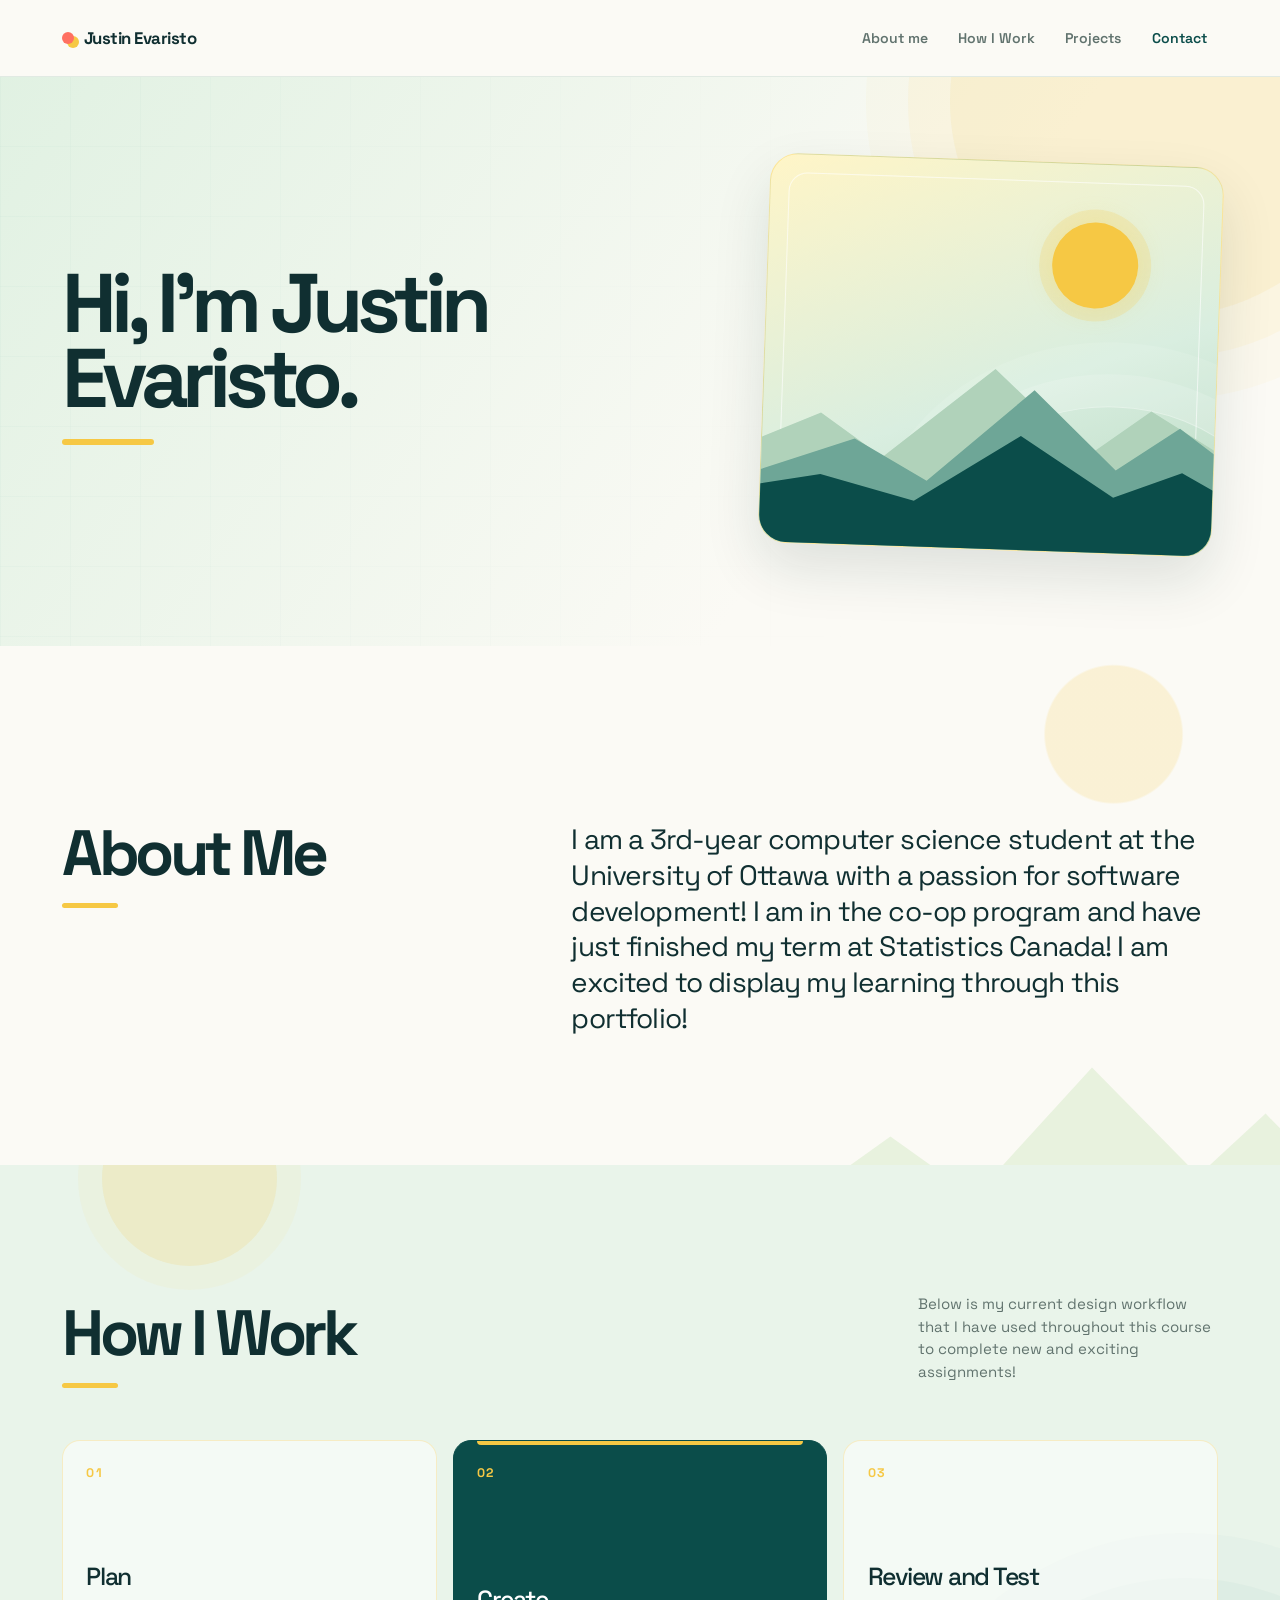
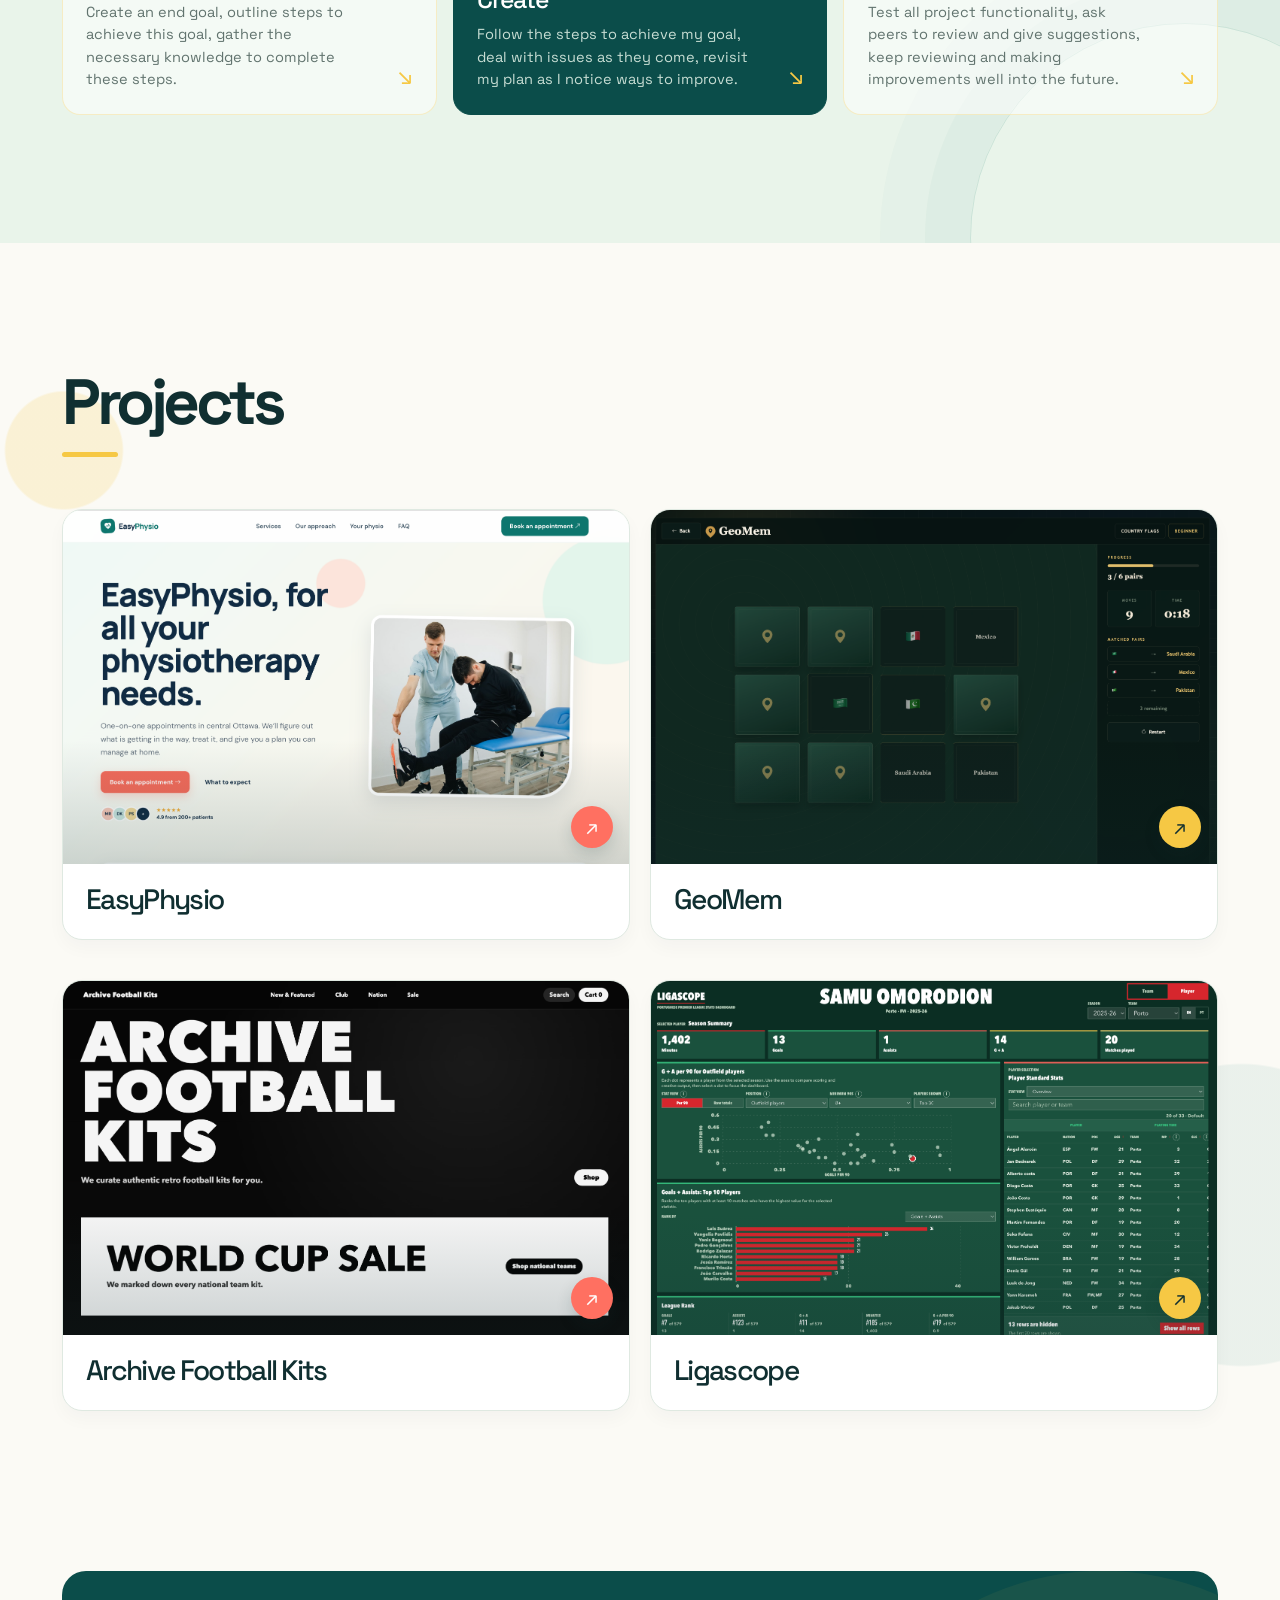
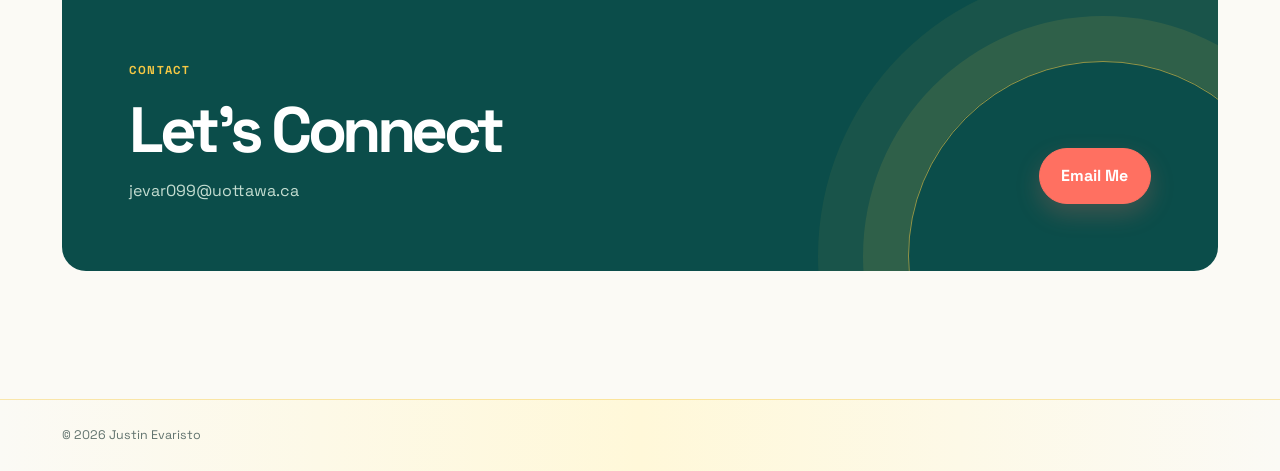
<file: index.html>
<!doctype html>
<html lang="en">
  <head>
    <meta charset="utf-8">
    <meta name="viewport" content="width=device-width, initial-scale=1">
    <meta name="description" content="Justin Evaristo's computer science and interface design portfolio.">
    <title>Justin Evaristo | Portfolio</title>
    <link href="https://cdn.jsdelivr.net/npm/bootstrap@5.3.3/dist/css/bootstrap.min.css" rel="stylesheet">
    <link rel="stylesheet" href="./style.css">
  </head>
  <body>
    <nav class="navbar navbar-expand-md navbar-light fixed-top" aria-label="Primary navigation">
      <div class="container nav-shell">
        <a class="navbar-brand" href="index.html" aria-label="Justin Evaristo home">
          <span class="brand-dot" aria-hidden="true"></span>
          Justin Evaristo
        </a>
        <button class="navbar-toggler" type="button" data-bs-toggle="collapse" data-bs-target="#mainNav" aria-controls="mainNav" aria-expanded="false" aria-label="Toggle navigation">
          <span class="navbar-toggler-icon"></span>
        </button>
        <div class="collapse navbar-collapse" id="mainNav">
          <ul class="navbar-nav ms-auto align-items-md-center gap-md-2">
            <li class="nav-item">
              <a class="nav-link" href="#about">About me</a>
            </li>
            <li class="nav-item">
              <a class="nav-link" href="#how-i-work">How I Work</a>
            </li>
            <li class="nav-item">
              <a class="nav-link" href="#projects">Projects</a>
            </li>
            <li class="nav-item">
              <a class="nav-link nav-contact-link" href="#contact">Contact</a>
            </li>
          </ul>
        </div>
      </div>
    </nav>

    <header class="hero">
      <div class="container hero-shell">
        <div class="row align-items-center g-5">
          <div class="col-lg-7">
            <h1>Hi, I'm Justin Evaristo.</h1>
          </div>
          <div class="col-lg-5">
            <div class="hero-mountain-stage" aria-hidden="true">
              <span class="mountain-sun"></span>
              <span class="mountain mountain-back"></span>
              <span class="mountain mountain-middle"></span>
              <span class="mountain mountain-front"></span>
            </div>
          </div>
        </div>
      </div>
    </header>

    <main>
      <section id="about" class="section section-about">
        <div class="container">
          <div class="section-intro row g-5 align-items-start">
            <div class="col-lg-4">
              <h2>About Me</h2>
            </div>
            <div class="col-lg-7 offset-lg-1">
              <p class="section-lead">I am a 3rd-year computer science student at the University of Ottawa with a passion for software development! I am in the co-op program and have just finished my term at Statistics Canada! I am excited to display my learning through this portfolio!</p>
            </div>
          </div>
        </div>
      </section>

      <section id="how-i-work" class="section section-soft">
        <div class="container">
          <div class="section-heading-row">
            <div>
              <h2>How I Work</h2>
            </div>
            <p class="section-heading-note">Below is my current design workflow that I have used throughout this course to complete new and exciting assignments!</p>
          </div>

          <div class="process-grid">
            <article class="process-card">
              <div class="process-number">01</div>
              <div>
                <h3>Plan</h3>
                <p>Create an end goal, outline steps to achieve this goal, gather the necessary knowledge to complete these steps.</p>
              </div>
              <span class="process-arrow" aria-hidden="true">↘</span>
            </article>
            <article class="process-card process-card-accent">
              <div class="process-number">02</div>
              <div>
                <h3>Create</h3>
                <p>Follow the steps to achieve my goal, deal with issues as they come, revisit my plan as I notice ways to improve.</p>
              </div>
              <span class="process-arrow" aria-hidden="true">↘</span>
            </article>
            <article class="process-card">
              <div class="process-number">03</div>
              <div>
                <h3>Review and Test</h3>
                <p>Test all project functionality, ask peers to review and give suggestions, keep reviewing and making improvements well into the future.</p>
              </div>
              <span class="process-arrow" aria-hidden="true">↘</span>
            </article>
          </div>
        </div>
      </section>

      <section id="projects" class="section section-projects">
        <div class="container">
          <div class="section-heading-row projects-heading">
            <div>
              <h2>Projects</h2>
            </div>
          </div>

          <div class="projects-grid">
            <a class="project-card" href="https://seg-3125-a2-sigma.vercel.app/" target="_blank" rel="noreferrer">
              <div class="project-image-wrap">
                <img src="images/easyphysio.png" alt="EasyPhysio website preview">
                <span class="project-arrow" aria-hidden="true">↗</span>
              </div>
              <div class="project-card-body"><h3>EasyPhysio</h3></div>
            </a>
            <a class="project-card" href="https://geomem.vercel.app/" target="_blank" rel="noreferrer">
              <div class="project-image-wrap">
                <img src="images/geomem.png" alt="GeoMem game preview">
                <span class="project-arrow" aria-hidden="true">↗</span>
              </div>
              <div class="project-card-body"><h3>GeoMem</h3></div>
            </a>
            <a class="project-card" href="https://archive-football-kits.vercel.app/" target="_blank" rel="noreferrer">
              <div class="project-image-wrap">
                <img src="images/archive-football-kits.png" alt="Archive Football Kits website preview">
                <span class="project-arrow" aria-hidden="true">↗</span>
              </div>
              <div class="project-card-body"><h3>Archive Football Kits</h3></div>
            </a>
            <a class="project-card" href="https://liga-scope.vercel.app/" target="_blank" rel="noreferrer">
              <div class="project-image-wrap">
                <img src="images/ligascope.png" alt="Ligascope dashboard preview">
                <span class="project-arrow" aria-hidden="true">↗</span>
              </div>
              <div class="project-card-body"><h3>Ligascope</h3></div>
            </a>
          </div>
        </div>
      </section>

      <section id="contact" class="section section-contact">
        <div class="container">
          <div class="contact-panel">
            <div>
              <p class="eyebrow eyebrow-light">Contact</p>
              <h2>Let's Connect</h2>
              <p>jevar099@uottawa.ca</p>
            </div>
            <a class="btn btn-coral" href="mailto:jevar099@uottawa.ca">Email Me</a>
          </div>
        </div>
      </section>
    </main>

    <footer class="footer">
      <div class="container d-flex flex-column flex-md-row justify-content-between align-items-md-center gap-2">
        <p class="mb-0">&copy; 2026 Justin Evaristo</p>
      </div>
    </footer>

    <script src="https://cdn.jsdelivr.net/npm/bootstrap@5.3.3/dist/js/bootstrap.bundle.min.js"></script>
  </body>
</html>
</file>
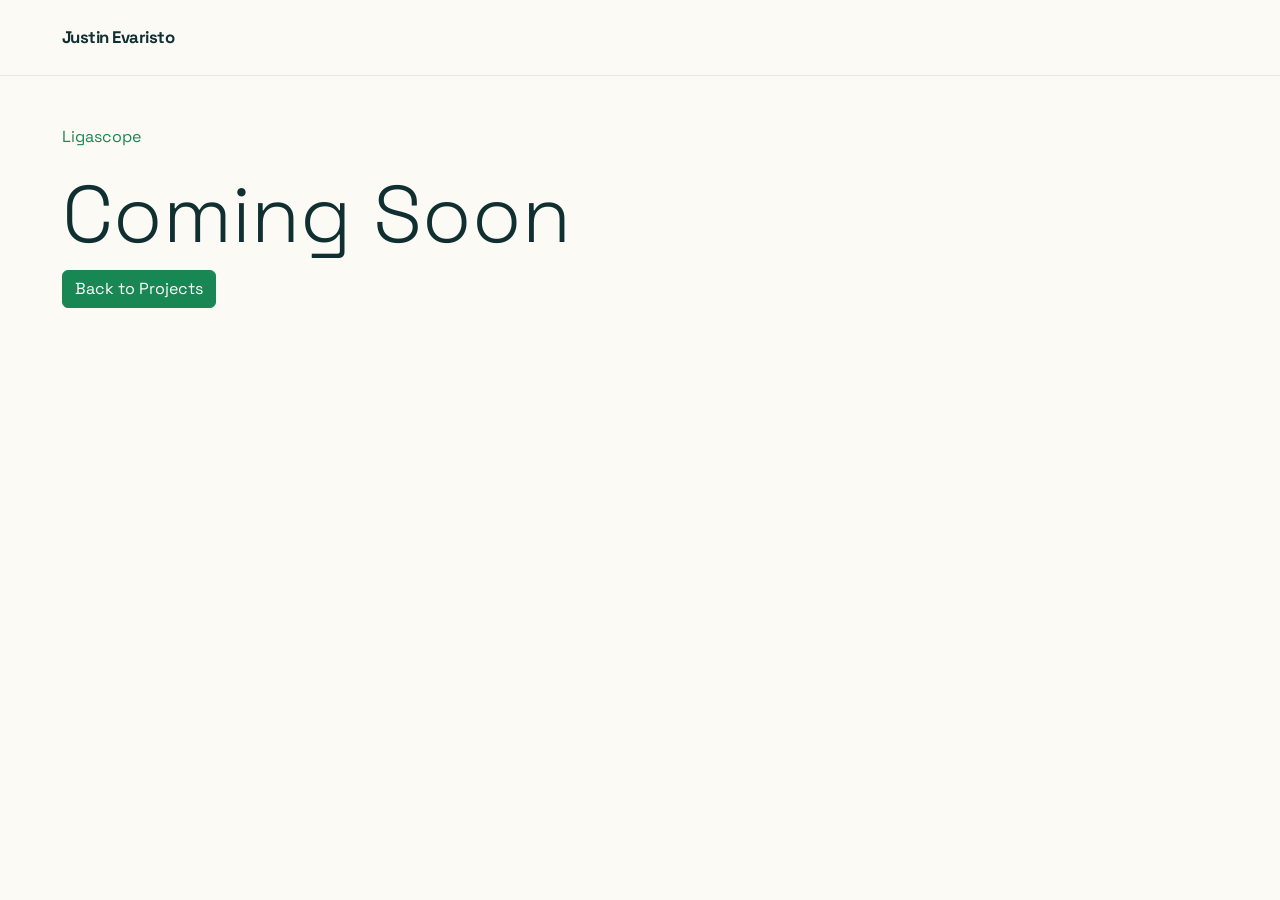
<file: project-four.html>
<!doctype html>
<html lang="en">
  <head>
    <meta charset="utf-8">
    <meta name="viewport" content="width=device-width, initial-scale=1">
    <title>Ligascope</title>
    <link href="https://cdn.jsdelivr.net/npm/bootstrap@5.3.3/dist/css/bootstrap.min.css" rel="stylesheet">
    <link rel="stylesheet" href="style.css">
  </head>
  <body>
    <nav class="navbar navbar-light fixed-top">
      <div class="container">
        <a class="navbar-brand" href="index.html">Justin Evaristo</a>
      </div>
    </nav>

    <main id="coming-soon" class="p-5">
      <div class="container">
        <p class="text-success">Ligascope</p>
        <h1 class="display-1">Coming Soon</h1>
        <a class="btn btn-success" href="index.html#projects">Back to Projects</a>
      </div>
    </main>

    <script src="https://cdn.jsdelivr.net/npm/bootstrap@5.3.3/dist/js/bootstrap.bundle.min.js"></script>
  </body>
</html>
</file>
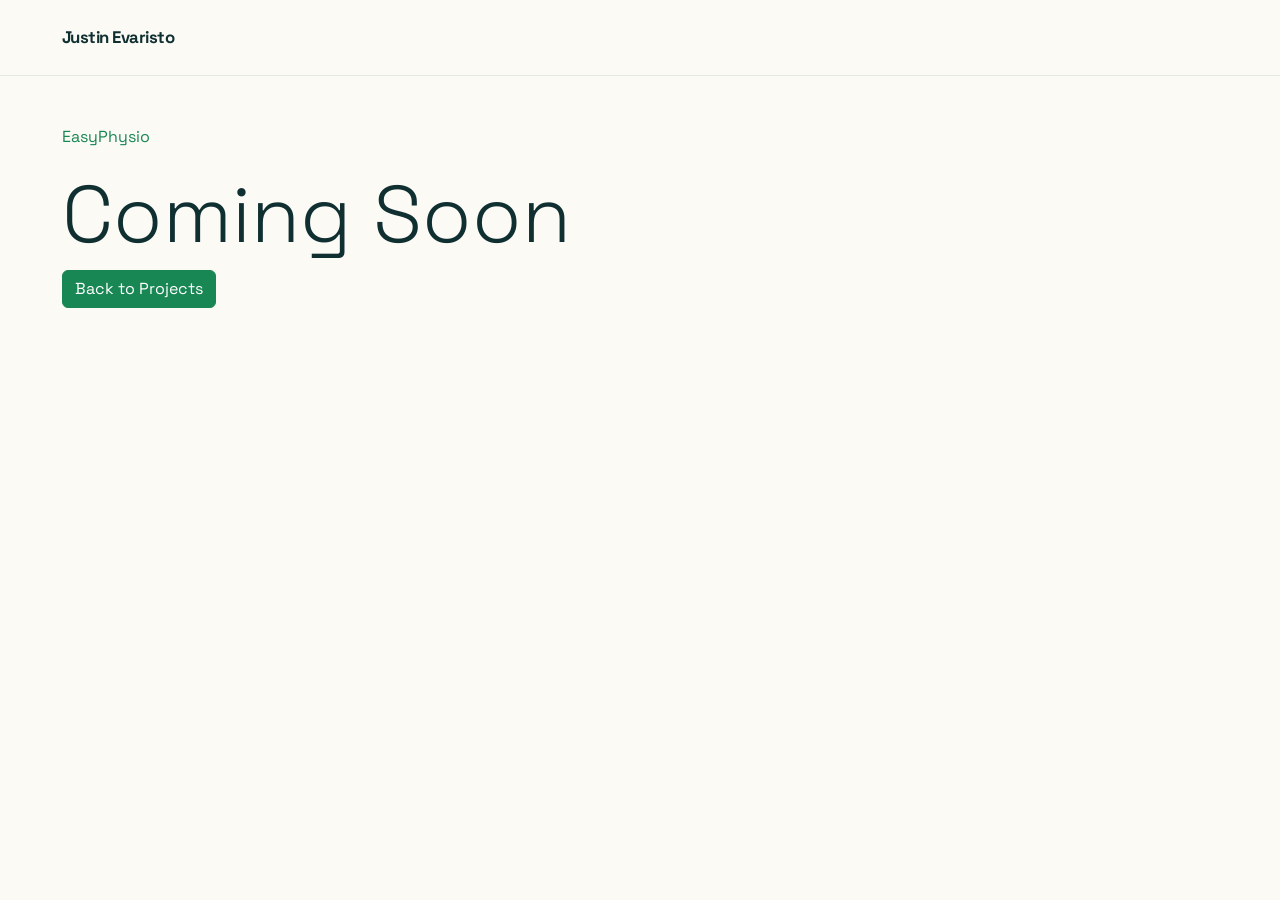
<file: project-one.html>
<!doctype html>
<html lang="en">
  <head>
    <meta charset="utf-8">
    <meta name="viewport" content="width=device-width, initial-scale=1">
    <title>EasyPhysio</title>
    <link href="https://cdn.jsdelivr.net/npm/bootstrap@5.3.3/dist/css/bootstrap.min.css" rel="stylesheet">
    <link rel="stylesheet" href="style.css">
  </head>
  <body>
    <nav class="navbar navbar-light fixed-top">
      <div class="container">
        <a class="navbar-brand" href="index.html">Justin Evaristo</a>
      </div>
    </nav>

    <main id="coming-soon" class="p-5">
      <div class="container">
        <p class="text-success">EasyPhysio</p>
        <h1 class="display-1">Coming Soon</h1>
        <a class="btn btn-success" href="index.html#projects">Back to Projects</a>
      </div>
    </main>

    <script src="https://cdn.jsdelivr.net/npm/bootstrap@5.3.3/dist/js/bootstrap.bundle.min.js"></script>
  </body>
</html>
</file>
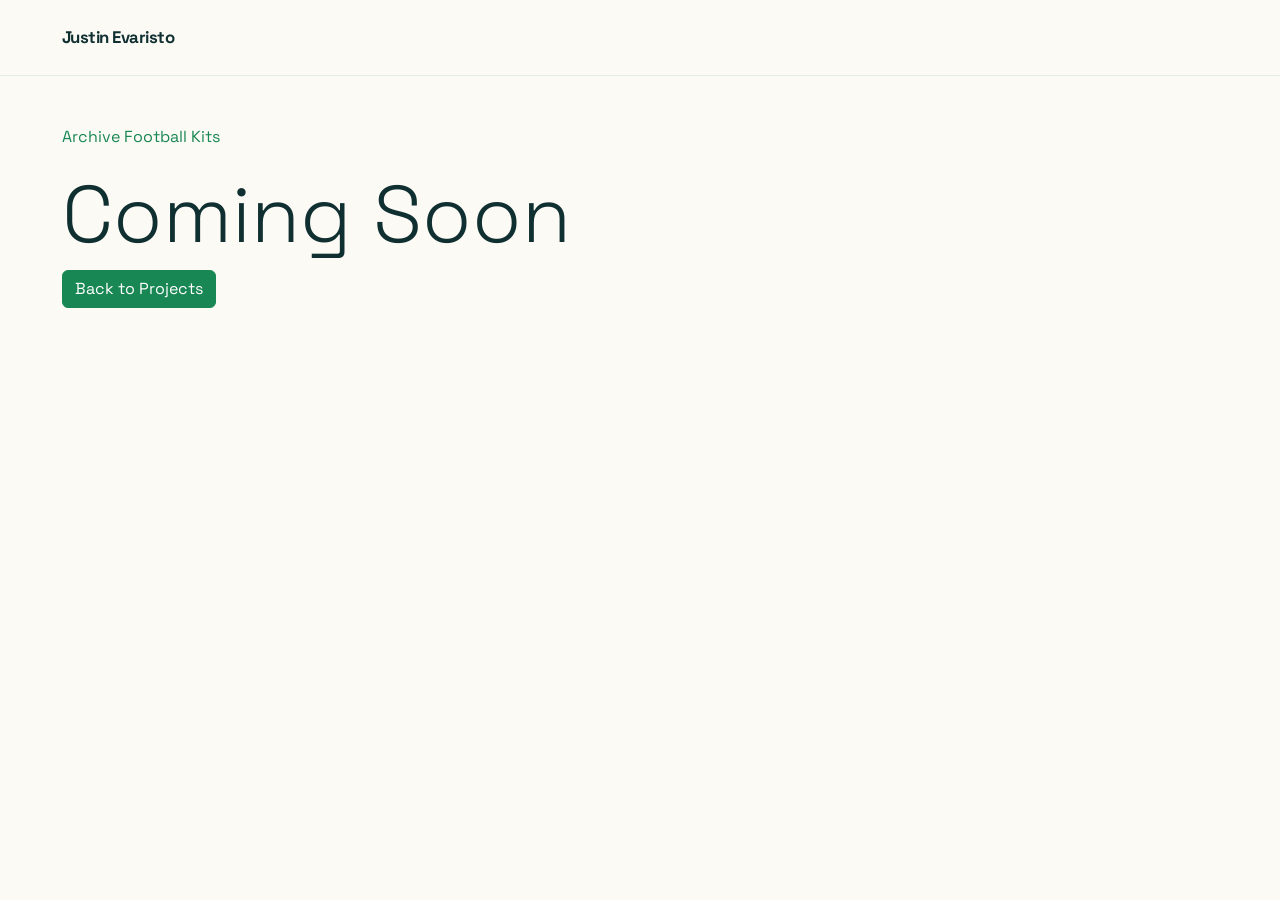
<file: project-three.html>
<!doctype html>
<html lang="en">
  <head>
    <meta charset="utf-8">
    <meta name="viewport" content="width=device-width, initial-scale=1">
    <title>Archive Football Kits</title>
    <link href="https://cdn.jsdelivr.net/npm/bootstrap@5.3.3/dist/css/bootstrap.min.css" rel="stylesheet">
    <link rel="stylesheet" href="style.css">
  </head>
  <body>
    <nav class="navbar navbar-light fixed-top">
      <div class="container">
        <a class="navbar-brand" href="index.html">Justin Evaristo</a>
      </div>
    </nav>

    <main id="coming-soon" class="p-5">
      <div class="container">
        <p class="text-success">Archive Football Kits</p>
        <h1 class="display-1">Coming Soon</h1>
        <a class="btn btn-success" href="index.html#projects">Back to Projects</a>
      </div>
    </main>

    <script src="https://cdn.jsdelivr.net/npm/bootstrap@5.3.3/dist/js/bootstrap.bundle.min.js"></script>
  </body>
</html>
</file>
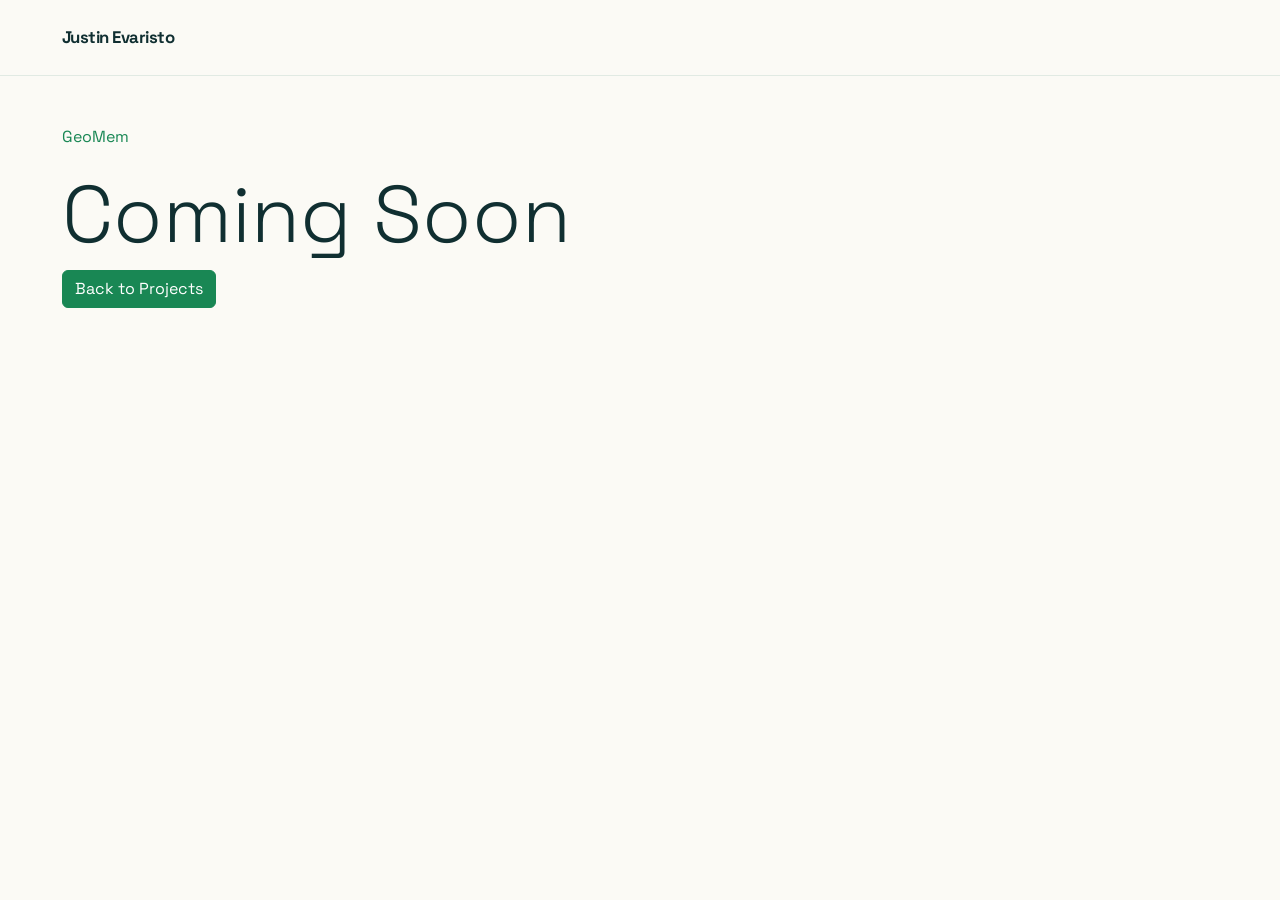
<file: project-two.html>
<!doctype html>
<html lang="en">
  <head>
    <meta charset="utf-8">
    <meta name="viewport" content="width=device-width, initial-scale=1">
    <title>GeoMem</title>
    <link href="https://cdn.jsdelivr.net/npm/bootstrap@5.3.3/dist/css/bootstrap.min.css" rel="stylesheet">
    <link rel="stylesheet" href="style.css">
  </head>
  <body>
    <nav class="navbar navbar-light fixed-top">
      <div class="container">
        <a class="navbar-brand" href="index.html">Justin Evaristo</a>
      </div>
    </nav>

    <main id="coming-soon" class="p-5">
      <div class="container">
        <p class="text-success">GeoMem</p>
        <h1 class="display-1">Coming Soon</h1>
        <a class="btn btn-success" href="index.html#projects">Back to Projects</a>
      </div>
    </main>

    <script src="https://cdn.jsdelivr.net/npm/bootstrap@5.3.3/dist/js/bootstrap.bundle.min.js"></script>
  </body>
</html>
</file>
<file: style.css>
@import url("https://fonts.googleapis.com/css2?family=Space+Grotesk:wght@400;500;600;700&display=swap");

:root {
  --cream: #fbfaf5;
  --paper: #ffffff;
  --ink: #102f31;
  --muted: #61736e;
  --line: #dfe9e1;
  --green: #0e776e;
  --green-deep: #0b4d4a;
  --sage: #e9f4ea;
  --coral: #ff7061;
  --gold: #e9bb59;
  --yellow: #f6c844;
  --bs-body-font-family: "Space Grotesk", Arial, Helvetica, sans-serif;
  --bs-font-sans-serif: "Space Grotesk", Arial, Helvetica, sans-serif;
}

::selection {
  background: var(--gold);
  color: var(--ink);
}

* {
  box-sizing: border-box;
  font-family: "Space Grotesk", Arial, Helvetica, sans-serif;
}

html {
  scroll-behavior: smooth;
  scroll-padding-top: 90px;
}

body {
  margin: 0;
  padding-top: 76px;
  background: var(--cream);
  color: var(--ink);
  font-family: "Space Grotesk", Arial, Helvetica, sans-serif;
  line-height: 1.6;
  overflow-x: hidden;
}

a {
  color: inherit;
}

a:focus-visible,
button:focus-visible {
  outline: 3px solid var(--gold);
  outline-offset: 4px;
}

.container {
  max-width: 1180px;
}

.navbar {
  min-height: 76px;
  padding: 0;
  background: rgba(251, 250, 245, 0.88);
  border-bottom: 1px solid rgba(223, 233, 225, 0.9);
  backdrop-filter: blur(16px);
  z-index: 10;
}

.nav-shell {
  min-height: 76px;
}

.navbar-brand {
  display: inline-flex;
  align-items: center;
  gap: 10px;
  color: var(--ink);
  font-size: 1.05rem;
  font-weight: 700;
  letter-spacing: -0.03em;
}

.navbar-brand:hover {
  color: var(--green);
}

.brand-dot {
  width: 12px;
  height: 12px;
  display: inline-block;
  border-radius: 50%;
  background: var(--coral);
  box-shadow: 5px 4px 0 var(--yellow);
}

.nav-link {
  position: relative;
  padding: 0.5rem 0.7rem !important;
  color: var(--muted);
  font-size: 0.88rem;
  font-weight: 600;
  transition: color 180ms ease;
}

.nav-link::after {
  content: "";
  position: absolute;
  right: 0.7rem;
  bottom: 0.2rem;
  left: 0.7rem;
  height: 2px;
  background: var(--yellow);
  transform: scaleX(0);
  transform-origin: right;
  transition: transform 180ms ease;
}

.nav-link:hover,
.nav-link:focus-visible {
  color: var(--ink);
}

.nav-link:hover::after,
.nav-link:focus-visible::after {
  transform: scaleX(1);
  transform-origin: left;
}

.nav-contact-link {
  color: var(--green-deep);
}

.navbar-toggler {
  border-color: var(--line);
  border-radius: 10px;
}

.hero {
  position: relative;
  min-height: 570px;
  display: flex;
  align-items: center;
  overflow: hidden;
  background:
    linear-gradient(125deg, rgba(224, 241, 226, 0.98), rgba(251, 250, 245, 0.82) 66%),
    var(--cream);
  isolation: isolate;
}

.hero::after {
  content: "";
  position: absolute;
  top: -190px;
  right: -100px;
  width: 430px;
  height: 430px;
  z-index: 0;
  border-radius: 50%;
  background: rgba(246, 200, 68, 0.2);
  box-shadow: 0 0 0 42px rgba(246, 200, 68, 0.07), 0 0 0 84px rgba(246, 200, 68, 0.04);
  pointer-events: none;
}

.hero::before {
  content: "";
  position: absolute;
  inset: 0;
  z-index: -1;
  opacity: 0.3;
  background-image: linear-gradient(rgba(14, 119, 110, 0.08) 1px, transparent 1px), linear-gradient(90deg, rgba(14, 119, 110, 0.08) 1px, transparent 1px);
  background-size: 70px 70px;
  mask-image: linear-gradient(90deg, black, transparent 78%);
}

.hero-shell {
  position: relative;
  z-index: 2;
  padding-top: 72px;
  padding-bottom: 84px;
}

.eyebrow {
  margin: 0 0 1.35rem;
  color: var(--green);
  font-size: 0.72rem;
  font-weight: 700;
  letter-spacing: 0.14em;
  line-height: 1.4;
  text-transform: uppercase;
}

.hero h1 {
  max-width: 650px;
  margin: 0;
  color: var(--ink);
  font-size: clamp(3.2rem, 6.5vw, 6.2rem);
  font-weight: 700;
  letter-spacing: -0.075em;
  line-height: 0.91;
}

.hero h1::after {
  content: "";
  display: block;
  width: 92px;
  height: 6px;
  margin-top: 1.35rem;
  border-radius: 999px;
  background: var(--yellow);
}

.hero-mountain-stage {
  position: relative;
  min-height: 390px;
  max-width: 520px;
  margin: 0 auto;
  overflow: hidden;
  border: 1px solid rgba(246, 200, 68, 0.36);
  border-radius: 28px;
  background: linear-gradient(160deg, #fff5c7 0%, #d9eee0 58%, #b8d9c1 100%);
  box-shadow: 0 25px 55px rgba(16, 47, 49, 0.12);
  isolation: isolate;
  transform: rotate(2deg);
  transition: transform 220ms ease, box-shadow 220ms ease;
}

.hero-mountain-stage:hover {
  box-shadow: 0 30px 62px rgba(16, 47, 49, 0.16);
  transform: rotate(0deg) translateY(-4px);
}

.hero-mountain-stage::before {
  content: "";
  position: absolute;
  inset: 18px;
  z-index: 1;
  border: 1px solid rgba(255, 255, 255, 0.62);
  border-radius: 19px;
  pointer-events: none;
}

.hero-mountain-stage::after {
  content: "";
  position: absolute;
  right: -18%;
  bottom: -42%;
  width: 80%;
  height: 80%;
  border: 1px solid rgba(255, 255, 255, 0.42);
  border-radius: 50%;
  box-shadow: 0 0 0 32px rgba(255, 255, 255, 0.13), 0 0 0 64px rgba(255, 255, 255, 0.09);
}

.mountain-sun {
  position: absolute;
  top: 15%;
  right: 18%;
  width: 86px;
  height: 86px;
  border-radius: 50%;
  background: var(--yellow);
  box-shadow: 0 0 0 13px rgba(246, 200, 68, 0.2), 0 0 28px rgba(246, 200, 68, 0.22);
}

.mountain {
  position: absolute;
  bottom: -1px;
  left: -8%;
  width: 116%;
  clip-path: polygon(0 100%, 0 64%, 18% 47%, 30% 64%, 51% 27%, 69% 61%, 81% 42%, 100% 65%, 100% 100%);
}

.mountain-back {
  z-index: 2;
  height: 64%;
  background: #b0d2ba;
}

.mountain-middle {
  z-index: 3;
  height: 54%;
  left: -5%;
  background: #6ea697;
  clip-path: polygon(0 100%, 0 69%, 22% 49%, 36% 68%, 56% 23%, 72% 60%, 84% 39%, 100% 67%, 100% 100%);
}

.mountain-front {
  z-index: 4;
  height: 43%;
  left: -10%;
  background: var(--green-deep);
  clip-path: polygon(0 100%, 0 70%, 20% 58%, 38% 72%, 58% 31%, 76% 66%, 89% 50%, 100% 68%, 100% 100%);
}

.btn-coral {
  display: inline-flex;
  align-items: center;
  gap: 0.65rem;
  padding: 0.92rem 1.35rem;
  border: 1px solid var(--coral);
  border-radius: 999px;
  background: var(--coral);
  box-shadow: 0 10px 24px rgba(255, 112, 97, 0.22);
  color: #fff;
  font-weight: 700;
  transition: transform 180ms ease, box-shadow 180ms ease, background 180ms ease;
}

.btn-coral:hover {
  border-color: #f05e50;
  background: #f05e50;
  box-shadow: 0 14px 28px rgba(255, 112, 97, 0.28);
  color: #fff;
  transform: translateY(-3px);
}

.section {
  padding: clamp(5rem, 10vw, 8.6rem) 0;
}

.section-about {
  position: relative;
  overflow: hidden;
  background:
    radial-gradient(circle at 87% 17%, rgba(246, 200, 68, 0.18) 0 68px, transparent 70px),
    var(--cream);
}

.section-about::after {
  content: "";
  position: absolute;
  right: -5%;
  bottom: -105px;
  width: 560px;
  height: 230px;
  background: rgba(184, 218, 162, 0.28);
  clip-path: polygon(0 100%, 0 75%, 19% 42%, 34% 68%, 55% 12%, 74% 59%, 86% 32%, 100% 67%, 100% 100%);
  pointer-events: none;
}

.section-about > .container,
.section-projects > .container {
  position: relative;
  z-index: 1;
}

.section-intro {
  display: grid;
  grid-template-columns: minmax(0, 0.85fr) minmax(0, 1.35fr);
  gap: clamp(2.5rem, 8vw, 7rem);
  align-items: start;
  margin: 0 !important;
}

.section-intro > div {
  width: auto;
  min-width: 0;
  max-width: none;
  padding-right: 0;
  padding-left: 0;
}

.section-intro .offset-lg-1 {
  margin-left: 0;
}

.section-intro h2,
.section-heading-row h2,
.contact-panel h2 {
  margin: 0;
  color: var(--ink);
  font-size: clamp(2.45rem, 5vw, 4.8rem);
  font-weight: 700;
  letter-spacing: -0.07em;
  line-height: 0.98;
}

.section-intro h2::after,
.section-heading-row h2::after {
  content: "";
  display: block;
  width: 56px;
  height: 5px;
  margin-top: 1.15rem;
  border-radius: 999px;
  background: var(--yellow);
}

.section-lead {
  max-width: 680px;
  margin: 0;
  color: var(--ink);
  font-size: clamp(1.3rem, 2.3vw, 1.75rem);
  letter-spacing: -0.03em;
  line-height: 1.28;
}

.section-soft {
  position: relative;
  overflow: hidden;
  background: var(--sage);
}

.section-soft::before {
  content: "";
  position: absolute;
  top: -74px;
  left: 8%;
  width: 175px;
  height: 175px;
  border-radius: 50%;
  background: rgba(246, 200, 68, 0.2);
  box-shadow: 0 0 0 24px rgba(246, 200, 68, 0.06);
  pointer-events: none;
}

.section-soft::after {
  content: "";
  position: absolute;
  right: -120px;
  bottom: -210px;
  width: 430px;
  height: 430px;
  border: 1px solid rgba(14, 119, 110, 0.14);
  border-radius: 50%;
  box-shadow: 0 0 0 45px rgba(14, 119, 110, 0.03), 0 0 0 90px rgba(14, 119, 110, 0.025);
}

.section-soft .container {
  position: relative;
  z-index: 1;
}

.section-heading-row {
  display: flex;
  align-items: end;
  justify-content: space-between;
  gap: 2rem;
  margin-bottom: 3.25rem;
}

.section-heading-note {
  max-width: 300px;
  margin: 0 0 0.3rem;
  color: var(--muted);
  font-size: 0.94rem;
  line-height: 1.5;
}

.process-grid {
  display: grid;
  grid-template-columns: repeat(3, minmax(0, 1fr));
  gap: 1rem;
}

.process-card {
  position: relative;
  min-height: 275px;
  display: flex;
  flex-direction: column;
  justify-content: space-between;
  padding: 1.45rem;
  overflow: hidden;
  border: 1px solid rgba(14, 119, 110, 0.16);
  border-radius: 18px;
  background: rgba(255, 255, 255, 0.52);
  transition: transform 180ms ease, box-shadow 180ms ease, background 180ms ease;
}

.process-card:not(.process-card-accent) {
  border-color: rgba(246, 200, 68, 0.28);
}

.process-card:not(.process-card-accent) .process-arrow {
  color: var(--yellow);
}

.process-card:hover {
  background: rgba(255, 255, 255, 0.83);
  box-shadow: 0 18px 38px rgba(16, 47, 49, 0.08);
  transform: translateY(-5px);
}

.process-card-accent {
  background: var(--green-deep);
  border-color: var(--green-deep);
  color: #fff;
}

.process-card-accent::before {
  content: "";
  position: absolute;
  top: 0;
  right: 1.45rem;
  left: 1.45rem;
  height: 4px;
  border-radius: 0 0 5px 5px;
  background: var(--yellow);
}

.process-card-accent:hover {
  background: var(--green);
}

.process-number {
  color: var(--yellow);
  font-size: 0.78rem;
  font-weight: 700;
  letter-spacing: 0.12em;
}

.process-card h3 {
  margin: 2rem 0 0.55rem;
  color: var(--ink);
  font-size: 1.55rem;
  letter-spacing: -0.05em;
}

.process-card-accent h3 {
  color: #fff;
}

.process-card-accent .process-number {
  color: var(--yellow);
}

.process-card p {
  max-width: 280px;
  margin: 0;
  color: var(--muted);
  font-size: 0.91rem;
  line-height: 1.55;
}

.process-card-accent p {
  color: #c8ded4;
}

.process-arrow {
  position: absolute;
  right: 1.4rem;
  bottom: 1.15rem;
  color: var(--green);
  font-size: 1.5rem;
}

.process-card-accent .process-arrow {
  color: var(--yellow);
}

.section-projects {
  position: relative;
  overflow: hidden;
  background:
    radial-gradient(circle at 5% 16%, rgba(246, 200, 68, 0.18) 0 58px, transparent 60px),
    radial-gradient(circle at 97% 75%, rgba(14, 119, 110, 0.07) 0 150px, transparent 152px),
    var(--cream);
}

.projects-heading {
  align-items: end;
}

.projects-heading h2 {
  max-width: 580px;
}

.projects-grid {
  display: grid;
  grid-template-columns: repeat(2, minmax(0, 1fr));
  gap: 2.5rem 1.25rem;
}

.project-card {
  display: block;
  overflow: hidden;
  border: 1px solid var(--line);
  border-radius: 20px;
  background: var(--paper);
  box-shadow: 0 8px 18px rgba(16, 47, 49, 0.03);
  text-decoration: none;
  transition: border-color 180ms ease, box-shadow 180ms ease, transform 180ms ease;
}

.project-card:hover {
  border-color: rgba(246, 200, 68, 0.8);
  box-shadow: 0 22px 45px rgba(16, 47, 49, 0.12);
  transform: translateY(-6px);
}

.project-image-wrap {
  position: relative;
  overflow: hidden;
  background: var(--sage);
}

.project-image-wrap::after {
  content: "";
  position: absolute;
  inset: 0;
  background: linear-gradient(180deg, transparent 65%, rgba(16, 47, 49, 0.18));
  pointer-events: none;
}

.project-image-wrap img {
  display: block;
  width: 100%;
  aspect-ratio: 16 / 10;
  object-fit: cover;
  object-position: top;
  transition: transform 400ms ease;
}

.project-card:hover .project-image-wrap img {
  transform: scale(1.035);
}

.project-arrow {
  position: absolute;
  right: 1rem;
  bottom: 1rem;
  z-index: 1;
  width: 42px;
  height: 42px;
  display: grid;
  place-items: center;
  border-radius: 50%;
  background: var(--coral);
  box-shadow: 0 7px 16px rgba(16, 47, 49, 0.16);
  color: #fff;
  font-size: 1.25rem;
  transition: transform 180ms ease, background 180ms ease;
}

.project-card:hover .project-arrow {
  background: var(--green);
  transform: rotate(8deg);
}

.project-card:nth-child(2) .project-arrow,
.project-card:nth-child(4) .project-arrow {
  background: var(--yellow);
  color: var(--ink);
}

.project-card-body {
  padding: 1.35rem 1.45rem 1.5rem;
}

.project-card h3 {
  margin: 0;
  color: var(--ink);
  font-size: clamp(1.4rem, 2.2vw, 1.85rem);
  letter-spacing: -0.06em;
  line-height: 1.05;
}

.section-contact {
  padding-top: 2rem;
  background: var(--cream);
}

.contact-panel {
  position: relative;
  display: flex;
  align-items: end;
  justify-content: space-between;
  gap: 2rem;
  min-height: 300px;
  padding: clamp(2rem, 6vw, 4.2rem);
  overflow: hidden;
  border-radius: 24px;
  background: var(--green-deep);
}

.contact-panel::after {
  content: "";
  position: absolute;
  right: -80px;
  bottom: -180px;
  width: 390px;
  height: 390px;
  border: 1px solid rgba(246, 200, 68, 0.58);
  border-radius: 50%;
  box-shadow: 0 0 0 45px rgba(246, 200, 68, 0.1), 0 0 0 90px rgba(246, 200, 68, 0.06);
}

.contact-panel > * {
  position: relative;
  z-index: 1;
}

.eyebrow-light {
  color: var(--yellow);
}

.contact-panel h2 {
  max-width: 650px;
  color: #fff;
}

.contact-panel > div > p:last-child {
  max-width: 470px;
  margin: 1rem 0 0;
  color: #c4ddd1;
  font-size: 1rem;
}

.contact-panel .btn-coral {
  flex-shrink: 0;
}

.footer {
  padding: 1.6rem 0;
  background: linear-gradient(90deg, var(--cream), #fff8d9, var(--cream));
  border-top: 1px solid rgba(246, 200, 68, 0.42);
}

.footer p {
  color: var(--muted);
  font-size: 0.78rem;
}

#coming-soon {
  min-height: 80vh;
}

@media (max-width: 991.98px) {
  .hero {
    min-height: auto;
  }

  .hero-shell {
    padding-top: 76px;
    padding-bottom: 86px;
  }

  .section-intro {
    grid-template-columns: 1fr;
    gap: 3rem;
  }

  .section-intro h2 {
    max-width: 510px;
  }
}

@media (max-width: 767.98px) {
  body {
    padding-top: 68px;
  }

  .navbar,
  .nav-shell {
    min-height: 68px;
  }

  .navbar-collapse {
    padding: 0.7rem 0 1rem;
  }

  .nav-link {
    padding-left: 0 !important;
  }

  .nav-link::after {
    right: auto;
    left: 0;
    width: 30px;
  }

  .hero-shell {
    padding-top: 58px;
    padding-bottom: 66px;
  }

  .hero h1 {
    font-size: clamp(3.1rem, 16vw, 5.3rem);
  }

  .section-about::after {
    right: -185px;
    bottom: -100px;
  }

  .section {
    padding: 5rem 0;
  }

  .section-intro h2,
  .section-heading-row h2,
  .contact-panel h2 {
    font-size: clamp(2.65rem, 12vw, 4rem);
  }

  .section-heading-row,
  .contact-panel {
    display: block;
  }

  .section-heading-note {
    margin-top: 1.25rem;
  }

  .process-grid,
  .projects-grid {
    grid-template-columns: 1fr;
  }

  .process-card {
    min-height: 230px;
  }

  .projects-grid {
    gap: 1.5rem;
  }

  .contact-panel .btn-coral {
    margin-top: 1.75rem;
  }
}

@media (prefers-reduced-motion: reduce) {
  html {
    scroll-behavior: auto;
  }

  *,
  *::before,
  *::after {
    transition-duration: 0.01ms !important;
    animation-duration: 0.01ms !important;
  }
}
</file>
